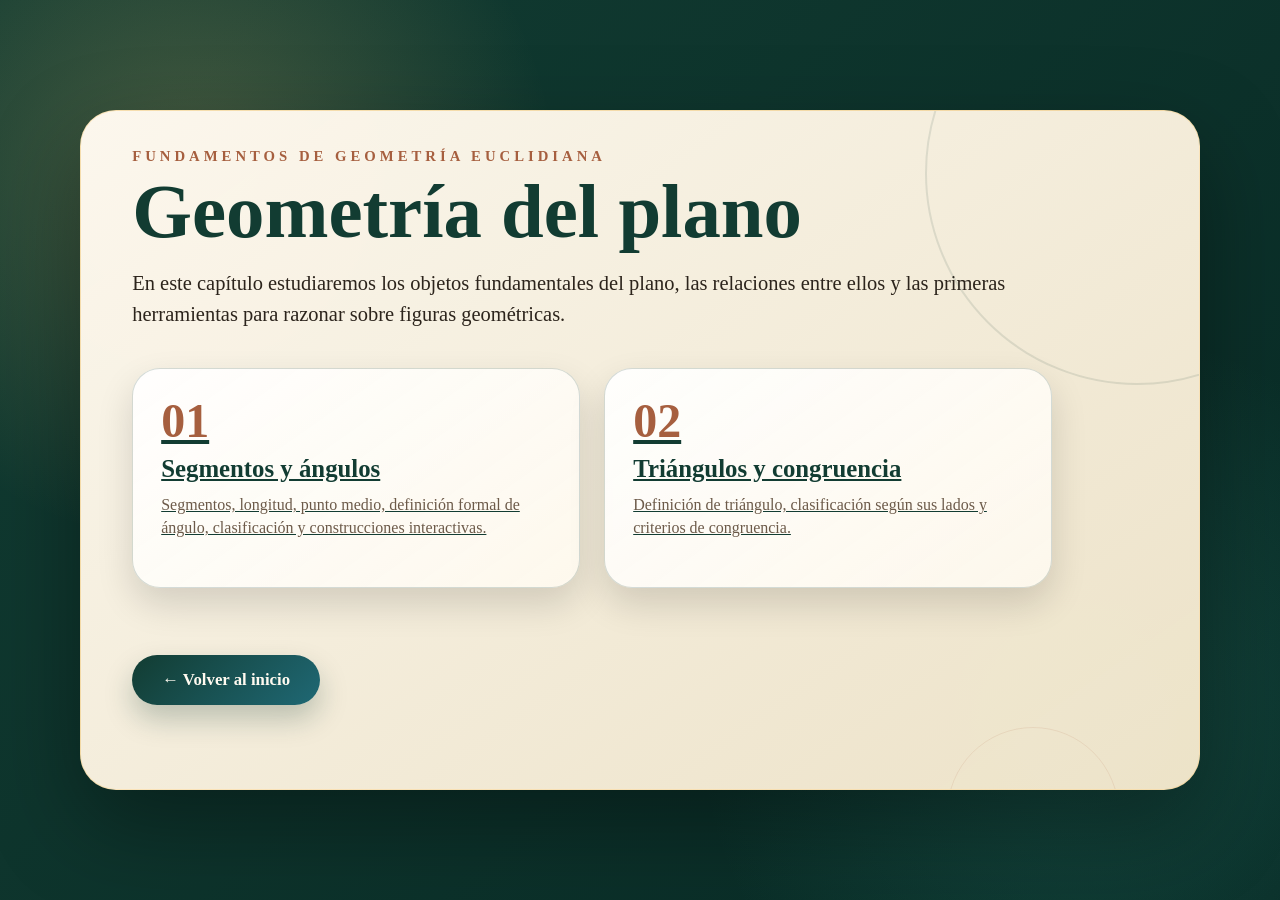
<file: cap1.html>
<!DOCTYPE html>
<html lang="es">
<head>
  <meta charset="UTF-8">

  <meta
    name="viewport"
    content="width=device-width, initial-scale=1.0"
  >

  <title>Capítulo 1 | Geometría del plano</title>

  <link rel="stylesheet" href="style.css">
</head>

<body class="capitulo-presentacion">

  <main class="deck">

    <section class="slide active section-cover">

      <p class="kicker">
        Fundamentos de Geometría Euclidiana
      </p>

      <h1>Geometría del plano</h1>

      <p class="lead">
        En este capítulo estudiaremos los objetos fundamentales del plano,
        las relaciones entre ellos y las primeras herramientas para razonar
        sobre figuras geométricas.
      </p>

      <div class="section-menu">

        <!-- Sección 1 -->
        <a
          href="segmentos.html"
          class="section-card"
        >
          <span class="section-number">
            01
          </span>

          <strong>
            Segmentos y ángulos
          </strong>

          <small>
            Segmentos, longitud, punto medio, definición formal de ángulo,
            clasificación y construcciones interactivas.
          </small>
        </a>

        <!-- Sección 2 -->
        <a
          href="triangulos.html"
          class="section-card"
        >
          <span class="section-number">
            02
          </span>

          <strong>
            Triángulos y congruencia
          </strong>

          <small>
            Definición de triángulo, clasificación según sus lados
            y criterios de congruencia.
          </small>
        </a>

      </div>

      <a
        href="index.html"
        class="btn link-btn"
      >
        ← Volver al inicio
      </a>

    </section>

  </main>

</body>
</html>
</file>
<file: style.css>
/* =========================================================
   GEOM-EIA
   STYLE.CSS GENERAL
   Portada + menús de capítulo + presentaciones interactivas
========================================================= */

/* =========================================================
   1. VARIABLES DEL PROYECTO
========================================================= */

:root {
  --verde-900: #082a25;
  --verde-800: #0d352e;
  --verde-700: #123c32;
  --verde-600: #185146;
  --verde-500: #1f6874;

  --cobre-700: #914d32;
  --cobre-600: #a65f3f;
  --cobre-500: #b96d48;

  --dorado: #f7c873;
  --rojo: #bd3740;
  --azul: #1f6874;

  --papel: #fffaf0;
  --papel-2: #f8efd9;
  --papel-3: #fff4dc;
  --blanco: #ffffff;

  --texto: #2c241c;
  --texto-suave: #6c5a49;

  --radio-xl: 36px;
  --radio-lg: 28px;
  --radio-md: 20px;
  --radio-sm: 14px;

  --sombra-xl: 0 35px 90px rgba(0, 0, 0, 0.35);
  --sombra-lg: 0 24px 55px rgba(0, 0, 0, 0.2);
  --sombra-md: 0 16px 36px rgba(0, 0, 0, 0.14);
  --sombra-sm: 0 10px 24px rgba(0, 0, 0, 0.1);

  --transicion: 260ms cubic-bezier(.2, .8, .2, 1);
}

/* =========================================================
   2. REINICIO GENERAL
========================================================= */

* {
  box-sizing: border-box;
}

html {
  min-height: 100%;
  scroll-behavior: smooth;
}

body {
  min-height: 100%;
  margin: 0;
}

button,
input,
select,
textarea {
  font: inherit;
}

button,
a {
  -webkit-tap-highlight-color: transparent;
}

button:focus-visible,
a:focus-visible,
input:focus-visible {
  outline: 3px solid var(--dorado);
  outline-offset: 4px;
}

svg {
  display: block;
  max-width: 100%;
}

/* =========================================================
   3. PÁGINA INICIAL
   Conserva el diseño aprobado del index.html
========================================================= */

.home {
  min-height: 100vh;

  color: var(--blanco);

  font-family: Georgia, "Times New Roman", serif;

  background:
    linear-gradient(
      rgba(0, 35, 38, 0.55),
      rgba(0, 25, 28, 0.82)
    ),
    url("fondo.jpg");

  background-size: cover;
  background-position: center;
  background-attachment: fixed;
}

.inicio {
  min-height: 100vh;

  display: grid;
  place-items: center;

  padding: 50px 24px;
}

.hero-inicio {
  width: min(1150px, 96%);

  text-align: center;

  animation: aparecerInicio 900ms ease both;
}

.pretitle {
  margin: 0 0 12px;

  color: var(--dorado);

  font-size: 1.4rem;
  text-transform: uppercase;
  letter-spacing: 12px;
}

.hero-inicio h1 {
  margin: 0;

  color: var(--papel);

  font-size: clamp(4rem, 9vw, 8rem);
  line-height: 0.92;

  text-transform: uppercase;
  letter-spacing: 7px;

  text-shadow: 0 8px 35px rgba(0, 0, 0, 0.55);
}

.linea-decorativa {
  width: min(560px, 80%);
  height: 1px;

  position: relative;

  margin: 34px auto 24px;

  background:
    linear-gradient(
      90deg,
      transparent,
      var(--dorado),
      transparent
    );
}

.linea-decorativa span {
  width: 34px;
  height: 34px;

  position: absolute;
  top: 50%;
  left: 50%;

  transform: translate(-50%, -50%);

  border: 2px solid var(--dorado);
  border-radius: 50%;

  background: rgba(0, 50, 52, 0.9);
}

.hero-inicio h2 {
  margin: 0 0 24px;

  font-size: 1.7rem;
  font-weight: 400;
  letter-spacing: 8px;
}

.descripcion {
  max-width: 760px;

  margin: 0 auto 40px;

  color: rgba(255, 255, 255, 0.92);

  font-size: 1.25rem;
  line-height: 1.7;
}

.capitulos-home {
  max-width: 920px;

  display: grid;
  grid-template-columns: repeat(2, minmax(280px, 1fr));
  gap: 28px;

  margin: 30px auto;
}

.card-capitulo {
  min-height: 240px;

  display: grid;
  grid-template-columns: 170px 1fr;
  gap: 24px;
  align-items: center;

  padding: 28px;

  border: 1px solid rgba(80, 255, 230, 0.35);
  border-radius: 26px;

  color: var(--blanco);
  text-align: left;
  text-decoration: none;

  background: rgba(0, 98, 93, 0.34);

  box-shadow: 0 24px 55px rgba(0, 0, 0, 0.32);

  backdrop-filter: blur(12px);

  transition:
    transform var(--transicion),
    background var(--transicion),
    box-shadow var(--transicion);
}

.card-capitulo:hover {
  transform: translateY(-8px) scale(1.02);

  background: rgba(0, 120, 110, 0.5);

  box-shadow: 0 30px 65px rgba(0, 0, 0, 0.4);
}

.card-dorado {
  border-color: rgba(247, 200, 115, 0.55);

  background: rgba(60, 50, 28, 0.42);
}

.card-dorado:hover {
  background: rgba(80, 60, 30, 0.55);
}

.icono-capitulo {
  width: 150px;
  height: 150px;

  display: grid;
  place-items: center;

  border: 2px solid var(--dorado);
  border-radius: 50%;

  box-shadow:
    inset 0 0 40px rgba(247, 200, 115, 0.15);
}

.compas,
.triangulo-icono {
  color: var(--dorado);

  font-size: 5rem;
}

.cap-label {
  margin: 0;

  color: var(--dorado);

  text-transform: uppercase;
  letter-spacing: 8px;
}

.card-capitulo h3 {
  margin: 0;

  color: #55ffe0;

  font-size: 4.2rem;
}

.card-dorado h3 {
  color: var(--dorado);
}

.card-capitulo p {
  margin: 8px 0 20px;

  font-size: 1.35rem;
  line-height: 1.3;
}

.card-capitulo span {
  display: inline-block;

  padding: 10px 22px;

  border: 1px solid currentColor;
  border-radius: 999px;

  color: #55ffe0;
}

.card-dorado span {
  color: var(--dorado);
}

.beneficios {
  max-width: 1080px;

  display: grid;
  grid-template-columns: repeat(4, 1fr);
  gap: 18px;

  margin: 28px auto 0;
  padding: 20px 28px;

  border: 1px solid rgba(255, 255, 255, 0.14);
  border-radius: 999px;

  font-size: 1rem;

  background: rgba(0, 0, 0, 0.22);

  backdrop-filter: blur(10px);
}

/* =========================================================
   4. CUERPO DE CAPÍTULOS Y PRESENTACIONES
========================================================= */

.capitulo-presentacion {
  min-height: 100vh;

  overflow: hidden;

  color: var(--papel);

  font-family: Georgia, "Times New Roman", serif;

  background:
    radial-gradient(
      circle at 15% 20%,
      rgba(247, 200, 115, 0.24),
      transparent 28%
    ),
    radial-gradient(
      circle at 85% 80%,
      rgba(63, 170, 150, 0.2),
      transparent 30%
    ),
    linear-gradient(
      135deg,
      var(--verde-700),
      var(--verde-900)
    );
}

.deck {
  width: 100vw;
  height: 100vh;

  display: grid;
  place-items: center;
}

/* =========================================================
   5. DIAPOSITIVAS
========================================================= */

.slide {
  width: min(1120px, 92vw);
  height: min(680px, 86vh);

  display: none;

  flex-direction: column;
  align-items: stretch;

  position: relative;

  padding:
    clamp(28px, 4vh, 48px)
    clamp(30px, 4vw, 58px)
    84px;

  overflow-x: hidden;
  overflow-y: auto;

  color: var(--texto);

  border: 1px solid rgba(247, 200, 115, 0.42);
  border-radius: var(--radio-xl);

  background:
    linear-gradient(
      145deg,
      rgba(255, 250, 240, 0.985),
      rgba(244, 232, 205, 0.97)
    );

  box-shadow: var(--sombra-xl);

  scrollbar-width: thin;
  scrollbar-color:
    rgba(18, 60, 50, 0.25)
    transparent;

  overscroll-behavior: contain;
}

.slide::-webkit-scrollbar {
  width: 8px;
}

.slide::-webkit-scrollbar-track {
  background: transparent;
}

.slide::-webkit-scrollbar-thumb {
  border-radius: 999px;

  background: rgba(18, 60, 50, 0.22);
}

.slide::before {
  content: "";

  width: 420px;
  height: 420px;

  position: absolute;
  top: -150px;
  right: -150px;

  pointer-events: none;

  border: 2px solid rgba(18, 60, 50, 0.11);
  border-radius: 50%;
}

.slide::after {
  content: "";

  width: 170px;
  height: 170px;

  position: absolute;
  right: 80px;
  bottom: -110px;

  pointer-events: none;

  border: 1px solid rgba(173, 101, 67, 0.12);
  border-radius: 50%;
}

.slide.active {
  display: flex;

  justify-content: flex-start;

  animation:
    slideEntrada
    560ms
    cubic-bezier(.2, .8, .2, 1)
    both;
}

/* =========================================================
   6. ENCABEZADOS
========================================================= */

.kicker {
  flex: 0 0 auto;

  margin: 0 0 10px;

  color: var(--cobre-600);

  font-size: clamp(0.72rem, 1.15vw, 0.95rem);
  line-height: 1.3;
  font-weight: 700;

  text-transform: uppercase;
  letter-spacing: 4px;
}

.slide h1,
.slide h2,
.slide h3 {
  width: 100%;
  max-width: 100%;

  flex: 0 0 auto;

  color: var(--verde-700);

  word-break: normal;
  overflow-wrap: break-word;
  hyphens: none;
}

.slide h1 {
  margin: 0 0 20px;

  font-size: clamp(3.2rem, 6vw, 6.1rem);
  line-height: 0.94;
}

.slide h2 {
  margin: 0 0 16px;

  font-size: clamp(2rem, 3.6vw, 3.45rem);
  line-height: 1.04;
}

.slide h3 {
  margin: 0 0 12px;

  font-size: clamp(1.5rem, 2.5vw, 2.2rem);
  line-height: 1.1;
}

.slide h2.title-long {
  max-width: 940px;

  font-size: clamp(1.8rem, 3.05vw, 2.9rem);
  line-height: 1.05;
}

.lead {
  max-width: 880px;

  flex: 0 0 auto;

  margin: 0 0 14px;

  font-size: clamp(1rem, 1.6vw, 1.3rem);
  line-height: 1.5;
}

.compact-lead {
  margin-bottom: 8px;

  font-size: clamp(0.96rem, 1.4vw, 1.15rem);
  line-height: 1.42;
}

.small-note {
  margin: 16px 0 0;

  color: var(--texto-suave);

  font-size: 1rem;
  line-height: 1.45;
}

/* =========================================================
   7. BOTONES
========================================================= */

.btn {
  width: fit-content;

  flex: 0 0 auto;

  margin-top: auto;
  margin-bottom: 0;

  padding: 15px 30px;

  border: none;
  border-radius: 999px;

  color: var(--papel);

  font-size: 1.05rem;
  font-weight: 700;
  text-align: center;
  text-decoration: none;

  cursor: pointer;

  background:
    linear-gradient(
      135deg,
      var(--verde-700),
      var(--azul)
    );

  box-shadow:
    0 14px 28px rgba(18, 60, 50, 0.25);

  transition:
    transform var(--transicion),
    box-shadow var(--transicion),
    filter var(--transicion);
}

.btn:hover {
  transform: translateY(-4px);

  filter: brightness(1.05);

  box-shadow:
    0 22px 38px rgba(18, 60, 50, 0.32);
}

.btn:active {
  transform: translateY(-1px);
}

.link-btn {
  display: inline-flex;
  align-items: center;
  justify-content: center;
}

/* =========================================================
   8. MENÚ DEL CAPÍTULO
========================================================= */

.section-cover {
  justify-content: flex-start;
}

.section-menu {
  width: 100%;
  max-width: 920px;

  display: grid;
  grid-template-columns: repeat(2, minmax(260px, 1fr));
  gap: 24px;

  margin: 24px 0;
}

.section-card {
  min-height: 220px;

  display: grid;
  align-content: start;
  gap: 10px;

  padding: 28px;

  border: 1px solid rgba(18, 60, 50, 0.18);
  border-radius: var(--radio-lg);

  color: var(--verde-700);
  text-align: left;

  cursor: pointer;

  background:
    linear-gradient(
      145deg,
      rgba(255, 255, 255, 0.92),
      rgba(255, 250, 240, 0.86)
    );

  box-shadow: var(--sombra-md);

  transition:
    transform var(--transicion),
    box-shadow var(--transicion),
    border-color var(--transicion);
}

button.section-card {
  appearance: none;
}

.section-card:hover {
  transform: translateY(-7px);

  border-color: rgba(173, 101, 67, 0.4);

  box-shadow: var(--sombra-lg);
}

.section-card.locked {
  cursor: default;

  opacity: 0.68;

  background:
    linear-gradient(
      145deg,
      rgba(255, 244, 220, 0.9),
      rgba(244, 232, 205, 0.85)
    );
}

.section-card.locked:hover {
  transform: none;

  box-shadow: var(--sombra-md);
}

.section-number {
  color: var(--cobre-600);

  font-size: 3rem;
  font-weight: 700;
  line-height: 1;
}

.section-card strong {
  color: var(--verde-700);

  font-size: 1.55rem;
  line-height: 1.15;
}

.section-card small {
  color: var(--texto-suave);

  font-size: 1rem;
  line-height: 1.45;
}

/* =========================================================
   9. CAJAS DE CONTENIDO
========================================================= */

.definition-card,
.formula-card,
.answer-box,
.observation-card,
.activity-card {
  width: 100%;

  flex: 0 0 auto;

  padding: clamp(20px, 2.5vw, 30px);

  border-radius: var(--radio-lg);

  font-size: clamp(1rem, 1.7vw, 1.25rem);
  line-height: 1.5;

  background: var(--blanco);

  box-shadow: var(--sombra-md);
}

.definition-card {
  border-left: 10px solid var(--cobre-600);
}

.formula-card {
  border-left: 10px solid var(--azul);

  text-align: center;
}

.observation-card {
  border-left: 10px solid var(--verde-500);
}

.activity-card {
  border-left: 10px solid var(--dorado);
}

.answer-box {
  margin-top: 18px;

  border-left: 10px solid var(--verde-700);
}

.definition-card p:first-child,
.formula-card p:first-child,
.observation-card p:first-child,
.activity-card p:first-child {
  margin-top: 0;
}

.definition-card p:last-child,
.formula-card p:last-child,
.observation-card p:last-child,
.activity-card p:last-child {
  margin-bottom: 0;
}

.midpoint-definition ol {
  margin: 12px 0 0;
  padding-left: 28px;
}

.midpoint-definition li {
  margin-bottom: 10px;
}

.rigorous-conclusion {
  width: 100%;

  flex: 0 0 auto;

  margin-top: 14px;
  padding: 14px 22px;

  border-radius: var(--radio-md);

  color: var(--verde-700);

  font-size: clamp(1rem, 1.6vw, 1.2rem);
  font-weight: 700;
  text-align: center;

  background: rgba(18, 60, 50, 0.08);
}

/* =========================================================
   10. PANELES GEOMÉTRICOS
========================================================= */

.segment-demo,
.interactive-board,
.geometry-board {
  width: 100%;

  flex: 0 0 auto;

  margin: 10px 0 14px;
  padding: 10px 16px;

  border: 2px solid rgba(166, 95, 63, 0.22);
  border-radius: var(--radio-lg);

  background:
    linear-gradient(
      145deg,
      #fff7e7,
      var(--papel-3)
    );

  box-shadow:
    inset 0 0 40px rgba(173, 101, 67, 0.04);
}

.segment-demo svg,
.interactive-board svg,
.geometry-board svg {
  width: 100%;
  height: min(275px, 34vh);

  overflow: visible;
}

/* =========================================================
   11. SEGMENTOS
========================================================= */

.svg-line {
  stroke: var(--cobre-600);
  stroke-width: 9;
  stroke-linecap: round;
}

.svg-point {
  fill: var(--verde-700);

  filter:
    drop-shadow(
      0 8px 12px rgba(0, 0, 0, 0.22)
    );
}

.svg-label {
  fill: var(--verde-700);

  font-family: Georgia, "Times New Roman", serif;
  font-size: 38px;
  font-weight: 700;

  text-anchor: middle;
}

#simpleBaseTrack,
#midpointBaseTrack {
  stroke: rgba(18, 60, 50, 0.16);
  stroke-width: 12;
  stroke-linecap: round;
}

#simpleSegmentLine,
#midpointSegmentLine {
  stroke: var(--cobre-600);
  stroke-width: 10;
  stroke-linecap: round;
}

#midpointLeftHalf {
  stroke: var(--cobre-600);
  stroke-width: 10;
  stroke-linecap: round;
}

#midpointRightHalf {
  stroke: var(--azul);
  stroke-width: 10;
  stroke-linecap: round;
}

#simplePointA,
#simplePointB,
#midpointPointA,
#midpointPointB {
  fill: var(--verde-700);

  stroke: var(--papel-3);
  stroke-width: 3;

  cursor: grab;

  touch-action: none;

  filter:
    drop-shadow(
      0 7px 9px rgba(0, 0, 0, 0.2)
    );
}

#simplePointA:active,
#simplePointB:active,
#midpointPointA:active,
#midpointPointB:active {
  cursor: grabbing;
}

#midpointPointM {
  fill: var(--rojo);

  stroke: var(--papel-3);
  stroke-width: 3;

  pointer-events: none;

  filter:
    drop-shadow(
      0 6px 8px rgba(0, 0, 0, 0.18)
    );
}

#simpleLabelA,
#simpleLabelB,
#midpointLabelA,
#midpointLabelB,
#midpointLabelM {
  font-family: Georgia, "Times New Roman", serif;
  font-size: 36px;
  font-weight: 700;

  text-anchor: middle;

  pointer-events: none;
}

#simpleLabelA,
#simpleLabelB,
#midpointLabelA,
#midpointLabelB {
  fill: var(--verde-700);
}

#midpointLabelM {
  fill: var(--rojo);
}

/* =========================================================
   12. MEDIDAS
========================================================= */

.measure-pill {
  width: fit-content;

  display: flex;
  align-items: center;
  gap: 18px;

  flex: 0 0 auto;

  padding: 14px 24px;

  border-radius: 999px;

  color: var(--blanco);

  background: var(--verde-700);

  box-shadow:
    0 14px 30px rgba(18, 60, 50, 0.25);
}

.measure-pill span {
  opacity: 0.82;
}

.measure-pill strong {
  font-size: 1.25rem;
}

.midpoint-measures {
  display: flex;
  flex-wrap: wrap;
  gap: 10px;

  margin-top: 8px;
}

.midpoint-measures span {
  padding: 10px 18px;

  border-radius: 999px;

  color: var(--papel);

  font-weight: 700;

  background: var(--verde-700);
}

/* =========================================================
   13. TARJETAS GIRATORIAS
========================================================= */

.flip-grid {
  max-width: 820px;

  display: grid;
  grid-template-columns: repeat(2, minmax(260px, 1fr));
  gap: 32px;

  margin-top: 20px;
}

.flip-card {
  height: 220px;

  position: relative;

  cursor: pointer;

  perspective: 1100px;
}

.flip-card .front,
.flip-card .back {
  position: absolute;
  inset: 0;

  display: grid;
  place-items: center;

  padding: 28px;

  border-radius: var(--radio-lg);

  backface-visibility: hidden;

  text-align: center;

  box-shadow: var(--sombra-md);

  transition:
    transform
    720ms
    cubic-bezier(.2, .8, .2, 1);
}

.flip-card .front {
  border: 2px solid rgba(18, 60, 50, 0.16);

  color: var(--verde-700);

  font-size: 3rem;
  font-weight: 700;

  background: var(--blanco);
}

.flip-card .back {
  color: var(--blanco);

  font-size: 1.4rem;
  line-height: 1.5;

  transform: rotateY(180deg);

  background:
    linear-gradient(
      145deg,
      var(--verde-700),
      var(--verde-900)
    );
}

.flip-card.flipped .front {
  transform: rotateY(180deg);
}

.flip-card.flipped .back {
  transform: rotateY(360deg);
}

/* =========================================================
   14. ÁNGULOS
========================================================= */

.angle-parts {
  display: grid;
  grid-template-columns: repeat(3, 1fr);
  gap: 16px;

  margin-top: 18px;
}

.angle-parts div {
  padding: 18px;

  border-radius: var(--radio-md);

  color: var(--verde-700);

  background: rgba(18, 60, 50, 0.08);
}

.angle-board svg {
  height: min(320px, 38vh);
}

#angleRayA,
#angleRayB {
  stroke: var(--cobre-600);
  stroke-width: 9;
  stroke-linecap: round;
}

#anglePointA,
#anglePointB {
  fill: var(--verde-700);

  stroke: var(--papel-3);
  stroke-width: 3;
}

#anglePointB {
  cursor: grab;

  touch-action: none;

  filter:
    drop-shadow(
      0 7px 9px rgba(0, 0, 0, 0.2)
    );
}

#anglePointB:active {
  cursor: grabbing;
}

#angleVertexO {
  fill: var(--rojo);

  stroke: var(--papel-3);
  stroke-width: 3;
}

.angle-label {
  fill: var(--verde-700);

  font-size: 32px;
  font-weight: 700;

  text-anchor: middle;

  pointer-events: none;
}

.angle-arc {
  fill: none;

  stroke: var(--azul);
  stroke-width: 7;
  stroke-linecap: round;
}

.angle-measure-svg {
  fill: var(--verde-700);

  font-size: 32px;
  font-weight: 700;

  text-anchor: middle;
}

.angle-controls {
  display: flex;
  flex-wrap: wrap;
  gap: 10px;

  margin-top: 10px;
}

.angle-controls button {
  padding: 10px 16px;

  border: none;
  border-radius: 999px;

  color: var(--blanco);

  font-weight: 700;

  cursor: pointer;

  background: var(--verde-700);

  transition:
    transform var(--transicion),
    background var(--transicion);
}

.angle-controls button:hover {
  transform: translateY(-3px);

  background: var(--verde-500);
}

.angle-result {
  width: fit-content;

  display: flex;
  align-items: center;
  gap: 14px;

  margin-top: 12px;
  padding: 12px 18px;

  border-radius: 999px;

  color: var(--blanco);

  background: var(--cobre-600);
}

.angle-result strong {
  font-size: 1.35rem;
}

.angle-types-grid {
  display: grid;
  grid-template-columns: repeat(5, minmax(130px, 1fr));
  gap: 14px;

  margin-top: 20px;
}

.angle-types-grid article {
  min-height: 140px;

  display: grid;
  align-content: center;
  gap: 12px;

  padding: 20px 14px;

  border-radius: 22px;

  text-align: center;

  background: var(--blanco);

  box-shadow: var(--sombra-md);

  transition:
    transform var(--transicion),
    box-shadow var(--transicion);
}

.angle-types-grid article:hover {
  transform: translateY(-5px);

  box-shadow: var(--sombra-lg);
}

.angle-types-grid strong {
  color: var(--verde-700);

  font-size: 1.2rem;
}

.angle-types-grid span {
  color: var(--cobre-600);

  font-size: 0.95rem;
}

/* =========================================================
   15. ACTIVIDADES
========================================================= */

.activity-box {
  display: flex;
  align-items: center;
  flex-wrap: wrap;
  gap: 14px;

  margin-top: 18px;

  font-size: 1.15rem;
}

.activity-box label {
  color: var(--verde-700);

  font-weight: 700;
}

.activity-box input {
  width: 190px;

  padding: 14px 18px;

  border: 2px solid rgba(18, 60, 50, 0.2);
  border-radius: var(--radio-sm);

  color: var(--texto);

  font-size: 1.1rem;

  background: var(--blanco);
}

.activity-box button {
  padding: 14px 22px;

  border: none;
  border-radius: var(--radio-sm);

  color: var(--blanco);

  font-weight: 700;

  cursor: pointer;

  background: var(--cobre-600);

  transition:
    transform var(--transicion),
    filter var(--transicion);
}

.activity-box button:hover {
  transform: translateY(-3px);

  filter: brightness(1.06);
}

/* =========================================================
   16. RESUMEN
========================================================= */

.summary-grid {
  display: grid;
  grid-template-columns: repeat(3, 1fr);
  gap: 22px;

  margin-top: 24px;
}

.summary-grid div {
  padding: 30px 20px;

  border-radius: var(--radio-lg);

  color: var(--verde-700);

  font-size: 2.2rem;
  font-weight: 700;
  text-align: center;

  background: var(--blanco);

  box-shadow: var(--sombra-md);

  transition:
    transform var(--transicion),
    box-shadow var(--transicion);
}

.summary-grid div:hover {
  transform: translateY(-5px);

  box-shadow: var(--sombra-lg);
}

.summary-grid span {
  display: block;

  margin-top: 12px;

  color: var(--cobre-600);

  font-size: 1rem;
  text-transform: uppercase;
  letter-spacing: 2px;
}

/* =========================================================
   17. CONTROLES DE LA PRESENTACIÓN
========================================================= */

.slide-controls {
  position: fixed;
  left: 50%;
  bottom: 24px;
  z-index: 100;

  display: flex;
  align-items: center;
  gap: 18px;

  padding: 12px 18px;

  transform: translateX(-50%);

  border: 1px solid rgba(18, 60, 50, 0.08);
  border-radius: 999px;

  color: var(--verde-700);

  background: rgba(255, 250, 240, 0.9);

  box-shadow:
    0 18px 40px rgba(0, 0, 0, 0.25);

  backdrop-filter: blur(12px);
}

.slide-controls button {
  width: 42px;
  height: 42px;

  display: grid;
  place-items: center;

  border: none;
  border-radius: 50%;

  color: var(--blanco);

  font-size: 1.2rem;

  cursor: pointer;

  background: var(--verde-700);

  transition:
    transform var(--transicion),
    background var(--transicion);
}

.slide-controls button:hover {
  transform: scale(1.08);

  background: var(--verde-500);
}

.slide-controls span {
  min-width: 60px;

  font-weight: 700;
  text-align: center;
}

/* =========================================================
   18. ANIMACIONES
========================================================= */

.draw {
  stroke-dasharray: 480;
  stroke-dashoffset: 480;

  animation:
    dibujarLinea
    1.25s
    ease
    forwards;
}

.appear {
  opacity: 0;

  transform-origin: center;

  animation:
    aparecerPunto
    650ms
    ease
    forwards;
}

.delay {
  animation-delay: 450ms;
}

@keyframes aparecerInicio {
  from {
    opacity: 0;

    transform:
      translateY(28px)
      scale(0.98);
  }

  to {
    opacity: 1;

    transform:
      translateY(0)
      scale(1);
  }
}

@keyframes slideEntrada {
  from {
    opacity: 0;

    transform:
      translateY(22px)
      scale(0.985);
  }

  to {
    opacity: 1;

    transform:
      translateY(0)
      scale(1);
  }
}

@keyframes dibujarLinea {
  to {
    stroke-dashoffset: 0;
  }
}

@keyframes aparecerPunto {
  from {
    opacity: 0;

    transform: scale(0.2);
  }

  to {
    opacity: 1;

    transform: scale(1);
  }
}

/* =========================================================
   19. PANTALLAS DE POCA ALTURA
========================================================= */

@media (max-height: 800px) and (min-width: 769px) {

  .slide {
    height: 89vh;

    padding:
      24px
      clamp(34px, 4vw, 56px)
      76px;
  }

  .slide h1 {
    font-size: clamp(3rem, 5.6vw, 5.2rem);
  }

  .slide h2 {
    margin-bottom: 12px;

    font-size: clamp(1.9rem, 3.2vw, 2.9rem);
  }

  .slide h2.title-long {
    font-size: clamp(1.7rem, 2.8vw, 2.55rem);
  }

  .lead {
    font-size: clamp(0.96rem, 1.35vw, 1.12rem);
  }

  .segment-demo svg,
  .interactive-board svg,
  .geometry-board svg {
    height: min(220px, 29vh);
  }

  .angle-board svg {
    height: min(250px, 31vh);
  }

  .definition-card,
  .formula-card,
  .answer-box,
  .observation-card,
  .activity-card {
    padding: 18px 22px;
  }

  .flip-card {
    height: 185px;
  }

  .section-card {
    min-height: 180px;
  }
}

/* =========================================================
   20. TABLETA
========================================================= */

@media (max-width: 900px) {

  .capitulos-home {
    grid-template-columns: 1fr;
  }

  .card-capitulo {
    grid-template-columns: 1fr;

    text-align: center;
  }

  .icono-capitulo {
    margin: auto;
  }

  .beneficios {
    grid-template-columns: 1fr;

    border-radius: 28px;
  }

  .pretitle {
    letter-spacing: 6px;
  }

  .section-menu,
  .angle-parts {
    grid-template-columns: 1fr;
  }

  .angle-types-grid {
    grid-template-columns: repeat(2, 1fr);
  }
}

/* =========================================================
   21. CELULAR
========================================================= */

@media (max-width: 768px) {

  .home {
    background-attachment: scroll;
  }

  .inicio {
    padding: 34px 16px;
  }

  .hero-inicio h1 {
    font-size: clamp(3rem, 16vw, 5rem);
    letter-spacing: 3px;
  }

  .pretitle {
    font-size: 1rem;
    letter-spacing: 4px;
  }

  .hero-inicio h2 {
    font-size: 1.2rem;
    letter-spacing: 4px;
  }

  .descripcion {
    font-size: 1.05rem;
  }

  .card-capitulo {
    padding: 22px;
  }

  .capitulo-presentacion {
    overflow: hidden;
  }

  .slide {
    width: 94vw;
    height: 87vh;

    padding:
      24px
      20px
      72px;

    border-radius: 26px;
  }

  .kicker {
    margin-bottom: 8px;

    font-size: 0.7rem;
    letter-spacing: 1.8px;
  }

  .slide h1 {
    margin-bottom: 14px;

    font-size: clamp(2.55rem, 14vw, 4.2rem);
    line-height: 0.96;
  }

  .slide h2,
  .slide h2.title-long {
    margin-bottom: 12px;

    font-size: clamp(1.65rem, 7.8vw, 2.45rem);
    line-height: 1.05;
  }

  .lead,
  .compact-lead {
    font-size: 0.97rem;
    line-height: 1.42;
  }

  .section-menu {
    gap: 16px;
  }

  .section-card {
    min-height: 165px;

    padding: 22px;
  }

  .section-number {
    font-size: 2.4rem;
  }

  .section-card strong {
    font-size: 1.3rem;
  }

  .segment-demo,
  .interactive-board,
  .geometry-board {
    padding: 5px;
  }

  .segment-demo svg,
  .interactive-board svg,
  .geometry-board svg {
    height: min(205px, 27vh);
  }

  .angle-board svg {
    height: min(225px, 29vh);
  }

  .definition-card,
  .formula-card,
  .answer-box,
  .observation-card,
  .activity-card,
  .rigorous-conclusion {
    padding: 17px;

    font-size: 0.97rem;
  }

  .flip-grid,
  .summary-grid,
  .angle-types-grid {
    grid-template-columns: 1fr;
  }

  .flip-grid {
    gap: 16px;
  }

  .flip-card {
    height: 165px;
  }

  .measure-pill {
    width: 100%;

    flex-direction: column;
    gap: 4px;

    border-radius: 22px;

    text-align: center;
  }

  .midpoint-measures {
    display: grid;
    grid-template-columns: 1fr;

    width: 100%;
  }

  .midpoint-measures span {
    text-align: center;
  }

  .angle-controls {
    display: grid;
    grid-template-columns: repeat(2, 1fr);
  }

  .angle-controls button:last-child {
    grid-column: 1 / -1;
  }

  .angle-result {
    width: 100%;

    justify-content: center;
  }

  .activity-box {
    flex-direction: column;
    align-items: stretch;
  }

  .activity-box input,
  .activity-box button {
    width: 100%;
  }

  .slide > .btn,
  .slide > .link-btn {
    width: 100%;

    text-align: center;
  }

  .summary-grid div {
    padding: 22px 18px;

    font-size: 1.8rem;
  }

  .slide-controls {
    bottom: 8px;

    gap: 13px;

    padding: 9px 14px;

    transform:
      translateX(-50%)
      scale(0.88);
  }
}

/* =========================================================
   22. CELULARES MUY PEQUEÑOS
========================================================= */

@media (max-width: 420px) {

  .slide {
    width: 95vw;

    padding:
      20px
      16px
      70px;
  }

  .slide h1 {
    font-size: clamp(2.3rem, 13vw, 3.5rem);
  }

  .slide h2,
  .slide h2.title-long {
    font-size: clamp(1.5rem, 7.5vw, 2.15rem);
  }

  .angle-controls {
    grid-template-columns: 1fr;
  }

  .angle-controls button:last-child {
    grid-column: auto;
  }

  .section-card {
    min-height: 150px;
  }
}

/* =========================================================
   23. ACCESIBILIDAD: MENOS MOVIMIENTO
========================================================= */

@media (prefers-reduced-motion: reduce) {

  *,
  *::before,
  *::after {
    scroll-behavior: auto !important;

    animation-duration: 1ms !important;
    animation-iteration-count: 1 !important;

    transition-duration: 1ms !important;
  }
}


/* =========================================================
   SECCIÓN 2 · TRIÁNGULOS Y CONGRUENCIA
   DIAPOSITIVA 1 · PORTADA
========================================================= */

.triangle-cover {
  overflow-x: hidden;
  overflow-y: auto;
}

.triangle-cover-content {
  width: 100%;
  min-height: 0;
  flex: 1 1 auto;

  display: grid;
  grid-template-columns: minmax(0, 1.08fr) minmax(300px, 0.92fr);
  gap: clamp(24px, 4vw, 58px);
  align-items: center;
}

.triangle-cover-text {
  min-width: 0;
  position: relative;
  z-index: 2;

  display: flex;
  flex-direction: column;
  align-items: flex-start;
}

.triangle-kicker {
  opacity: 0;
  animation:
    triangleTextEnter
    700ms
    150ms
    cubic-bezier(.2, .8, .2, 1)
    forwards;
}

.triangle-cover .triangle-cover-title {
  max-width: 680px;
  margin-bottom: clamp(14px, 2vh, 22px);

  font-size: clamp(2.65rem, 4.7vw, 5rem);
  line-height: 0.96;

  opacity: 0;
  animation:
    triangleTitleEnter
    850ms
    280ms
    cubic-bezier(.2, .8, .2, 1)
    forwards;
}

.triangle-cover-lead {
  max-width: 650px;
  margin-bottom: 0;

  opacity: 0;
  animation:
    triangleTextEnter
    750ms
    500ms
    cubic-bezier(.2, .8, .2, 1)
    forwards;
}

.triangle-start-button {
  width: fit-content;
  margin-top: 24px;
  margin-bottom: 0;

  opacity: 0;
  animation:
    triangleButtonEnter
    650ms
    780ms
    cubic-bezier(.2, .8, .2, 1)
    forwards;
}

.triangle-cover-visual {
  min-width: 0;
  min-height: 0;
  position: relative;
  z-index: 2;

  display: grid;
  place-items: center;
}

#triangleCoverSvg {
  width: min(100%, 490px);
  height: auto;
  max-height: min(470px, 58vh);

  overflow: visible;

  filter:
    drop-shadow(
      0 25px 28px rgba(18, 60, 50, 0.15)
    );
}

.cover-triangle-fill {
  fill: rgba(31, 104, 116, 0.13);

  opacity: 0;

  transform-box: fill-box;
  transform-origin: center;
  transform: scale(0.92);

  animation:
    triangleFillEnter
    800ms
    2.35s
    ease
    forwards;
}

.cover-triangle-side {
  fill: none;

  stroke: var(--cobre-600);
  stroke-width: 10;
  stroke-linecap: round;
  stroke-linejoin: round;

  vector-effect: non-scaling-stroke;
}

.side-ab {
  stroke-dasharray: 410;
  stroke-dashoffset: 410;
  animation: triangleDrawSide 650ms 1.15s ease forwards;
}

.side-bc {
  stroke-dasharray: 365;
  stroke-dashoffset: 365;
  animation: triangleDrawSide 650ms 1.55s ease forwards;
}

.side-ca {
  stroke-dasharray: 400;
  stroke-dashoffset: 400;
  animation: triangleDrawSide 650ms 1.95s ease forwards;
}

.cover-triangle-point {
  fill: var(--verde-700);

  stroke: var(--papel-3);
  stroke-width: 4;

  opacity: 0;

  transform-box: fill-box;
  transform-origin: center;
  transform: scale(0);

  filter:
    drop-shadow(
      0 8px 10px rgba(0, 0, 0, 0.2)
    );

  animation:
    trianglePointEnter
    500ms
    cubic-bezier(.2, .9, .3, 1.25)
    forwards;
}

.point-a { animation-delay: 650ms; }
.point-b { animation-delay: 800ms; }
.point-c { animation-delay: 950ms; }

.cover-triangle-label {
  fill: var(--verde-700);

  font-family: Georgia, "Times New Roman", serif;
  font-size: 38px;
  font-weight: 700;

  text-anchor: middle;
  pointer-events: none;

  opacity: 0;

  animation:
    triangleLabelEnter
    450ms
    ease
    forwards;
}

.label-a { animation-delay: 800ms; }
.label-b { animation-delay: 950ms; }
.label-c { animation-delay: 1.1s; }

.triangle-back-link {
  position: absolute;
  left: clamp(30px, 4vw, 58px);
  bottom: 28px;
  z-index: 5;

  color: var(--cobre-700);

  font-size: 0.95rem;
  font-weight: 700;
  text-decoration: none;

  opacity: 0.78;

  transition:
    opacity var(--transicion),
    transform var(--transicion);
}

.triangle-back-link:hover {
  opacity: 1;
  transform: translateX(-4px);
}

@keyframes triangleTitleEnter {
  from {
    opacity: 0;
    transform: translateY(30px) scale(0.97);
  }

  to {
    opacity: 1;
    transform: translateY(0) scale(1);
  }
}

@keyframes triangleTextEnter {
  from {
    opacity: 0;
    transform: translateY(18px);
  }

  to {
    opacity: 1;
    transform: translateY(0);
  }
}

@keyframes triangleButtonEnter {
  from {
    opacity: 0;
    transform: translateY(14px) scale(0.96);
  }

  to {
    opacity: 1;
    transform: translateY(0) scale(1);
  }
}

@keyframes trianglePointEnter {
  from {
    opacity: 0;
    transform: scale(0);
  }

  to {
    opacity: 1;
    transform: scale(1);
  }
}

@keyframes triangleLabelEnter {
  from {
    opacity: 0;
    transform: translateY(8px);
  }

  to {
    opacity: 1;
    transform: translateY(0);
  }
}

@keyframes triangleDrawSide {
  to {
    stroke-dashoffset: 0;
  }
}

@keyframes triangleFillEnter {
  from {
    opacity: 0;
    transform: scale(0.92);
  }

  to {
    opacity: 1;
    transform: scale(1);
  }
}

@media (max-height: 800px) and (min-width: 901px) {
  .triangle-cover-content {
    gap: 26px;
  }

  .triangle-cover .triangle-cover-title {
    font-size: clamp(2.45rem, 4vw, 4.15rem);
  }

  .triangle-cover-lead {
    font-size: 1rem;
    line-height: 1.42;
  }

  #triangleCoverSvg {
    width: min(100%, 405px);
    max-height: 400px;
  }

  .triangle-start-button {
    margin-top: 18px;
  }
}

@media (max-width: 900px) {
  .triangle-cover {
    padding-bottom: 88px;
  }

  .triangle-cover-content {
    grid-template-columns: 1fr;
    gap: 10px;
    align-content: start;
  }

  .triangle-cover-text {
    align-items: center;
    text-align: center;
  }

  .triangle-cover .triangle-cover-title {
    max-width: 760px;
    font-size: clamp(2.35rem, 8vw, 4rem);
  }

  .triangle-cover-lead {
    margin-inline: auto;
  }

  .triangle-start-button {
    align-self: center;
  }

  #triangleCoverSvg {
    width: min(100%, 370px);
    max-height: 285px;
  }
}

@media (max-width: 768px) {
  .triangle-cover {
    padding: 22px 18px 86px;
    overflow-y: auto;
  }

  .triangle-cover-content {
    gap: 6px;
  }

  .triangle-cover .triangle-cover-title {
    margin-bottom: 10px;
    font-size: clamp(2.05rem, 10.5vw, 3.25rem);
    line-height: 0.98;
  }

  .triangle-cover-lead {
    font-size: 0.93rem;
    line-height: 1.38;
  }

  #triangleCoverSvg {
    width: min(100%, 285px);
    max-height: 220px;
  }

  .triangle-start-button {
    width: 100%;
    margin-top: 14px;
  }

  .triangle-back-link {
    left: 18px;
    bottom: 20px;
    max-width: calc(100% - 36px);
    font-size: 0.8rem;
  }
}

@media (max-width: 420px) {
  .triangle-cover .triangle-cover-title {
    font-size: clamp(1.85rem, 9.5vw, 2.7rem);
  }

  #triangleCoverSvg {
    width: min(100%, 245px);
    max-height: 190px;
  }

  .cover-triangle-label {
    font-size: 34px;
  }
}
/* DIAPOSITIVA 2 (TRIÁNGULOS) /*

/*=========================
 TRIÁNGULO
==========================*/

.triangle-construction{

margin-top:30px;

display:flex;

justify-content:center;

}

#triangleDefinition{

width:min(700px,100%);

height:auto;

}

.triangle-side{

stroke:#a8643a;

stroke-width:8;

fill:none;

stroke-linecap:round;

stroke-linejoin:round;

stroke-dasharray:500;

stroke-dashoffset:500;

}

.draw1{

animation:drawLine .8s 1s forwards;

}

.draw2{

animation:drawLine .8s 1.9s forwards;

}

.draw3{

animation:drawLine .8s 2.8s forwards;

}

.triangle-point{

fill:#16493f;

stroke:white;

stroke-width:4;

opacity:0;

transform:scale(0);

transform-origin:center;

animation:popPoint .45s forwards;

}

.point1{

animation-delay:.2s;

}

.point2{

animation-delay:.55s;

}

.point3{

animation-delay:.9s;

}

.triangle-label{

font-size:34px;

font-weight:bold;

fill:#16493f;

opacity:0;

animation:fadeLabel .4s forwards;

}

.label1{

animation-delay:.4s;

}

.label2{

animation-delay:.75s;

}

.label3{

animation-delay:1.05s;

}

.triangle-fill{

fill:rgba(32,120,120,.15);

opacity:0;

}

.appear-fill{

animation:fillTriangle .8s 3.7s forwards;

}

@keyframes drawLine{

to{

stroke-dashoffset:0;

}

}

@keyframes popPoint{

to{

opacity:1;

transform:scale(1);

}

}

@keyframes fadeLabel{

to{

opacity:1;

}

}

@keyframes fillTriangle{

to{

opacity:1;

}

}

/* =========================================================
   TRIÁNGULOS · DIAPOSITIVA 2
========================================================= */

.triangle-construction {
  margin: 8px 0 14px;
}

#triangleDefinition {
  width: min(100%, 720px);
  height: min(285px, 34vh);
  margin: auto;
  overflow: visible;
}

.triangle-side {
  fill: none;
  stroke: var(--cobre-600);
  stroke-width: 8;
  stroke-linecap: round;
  stroke-linejoin: round;

  stroke-dasharray: 520;
  stroke-dashoffset: 520;
}

.draw1 {
  animation: triangleDefinitionDraw 0.8s 1s forwards;
}

.draw2 {
  animation: triangleDefinitionDraw 0.8s 1.85s forwards;
}

.draw3 {
  animation: triangleDefinitionDraw 0.8s 2.7s forwards;
}

.triangle-point {
  fill: var(--verde-700);
  stroke: var(--papel-3);
  stroke-width: 4;

  opacity: 0;

  transform-box: fill-box;
  transform-origin: center;
  transform: scale(0);

  animation: triangleDefinitionPoint 0.45s forwards;
}

.point1 {
  animation-delay: 0.2s;
}

.point2 {
  animation-delay: 0.5s;
}

.point3 {
  animation-delay: 0.8s;
}

.triangle-label {
  fill: var(--verde-700);

  font-family: Georgia, "Times New Roman", serif;
  font-size: 34px;
  font-weight: 700;

  text-anchor: middle;

  opacity: 0;

  animation: triangleDefinitionLabel 0.4s forwards;
}

.label1 {
  animation-delay: 0.35s;
}

.label2 {
  animation-delay: 0.65s;
}

.label3 {
  animation-delay: 0.95s;
}

.triangle-fill {
  fill: rgba(31, 104, 116, 0.14);
  opacity: 0;

  transform-box: fill-box;
  transform-origin: center;
}

.appear-fill {
  animation: triangleDefinitionFill 0.8s 3.55s forwards;
}

.triangle-definition-text {
  opacity: 0;
  animation: triangleDefinitionText 0.65s 4.05s forwards;
}

.triangle-slide-actions {
  display: flex;
  flex-wrap: wrap;
  gap: 14px;

  margin-top: 16px;
}

.triangle-slide-actions .btn {
  margin-top: 0;
}

@keyframes triangleDefinitionDraw {
  to {
    stroke-dashoffset: 0;
  }
}

@keyframes triangleDefinitionPoint {
  to {
    opacity: 1;
    transform: scale(1);
  }
}

@keyframes triangleDefinitionLabel {
  to {
    opacity: 1;
  }
}

@keyframes triangleDefinitionFill {
  from {
    opacity: 0;
    transform: scale(0.94);
  }

  to {
    opacity: 1;
    transform: scale(1);
  }
}

@keyframes triangleDefinitionText {
  from {
    opacity: 0;
    transform: translateY(12px);
  }

  to {
    opacity: 1;
    transform: translateY(0);
  }
}

@media (max-height: 800px) and (min-width: 769px) {
  #triangleDefinition {
    height: min(215px, 28vh);
  }

  .triangle-definition-text {
    padding: 16px 20px;
    font-size: 1rem;
  }
}

@media (max-width: 768px) {
  #triangleDefinition {
    height: min(190px, 25vh);
  }

  .triangle-slide-actions {
    display: grid;
    grid-template-columns: 1fr;
  }

  .triangle-slide-actions .btn {
    width: 100%;
  }
}
/* =========================================================
   TRIÁNGULOS · DIAPOSITIVA 3
   ELEMENTOS DEL TRIÁNGULO
========================================================= */

.triangle-elements-layout {
  display: grid;
  grid-template-columns: minmax(0, 1fr) 260px;
  gap: 24px;
  align-items: stretch;

  margin: 8px 0 18px;
}

.triangle-elements-board {
  margin: 0;
}

#triangleElementsSvg {
  width: 100%;
  height: min(350px, 42vh);

  overflow: visible;
}

.elements-triangle-fill {
  fill: rgba(31, 104, 116, 0.1);

  transition:
    fill var(--transicion),
    opacity var(--transicion);
}

.element-side {
  stroke: var(--cobre-600);
  stroke-width: 9;
  stroke-linecap: round;

  transition:
    stroke var(--transicion),
    stroke-width var(--transicion),
    opacity var(--transicion),
    filter var(--transicion);
}

.element-vertex {
  fill: var(--verde-700);

  stroke: var(--papel-3);
  stroke-width: 4;

  transition:
    fill var(--transicion),
    r var(--transicion),
    opacity var(--transicion),
    filter var(--transicion);
}

.element-angle {
  fill: none;

  stroke: var(--azul);
  stroke-width: 7;
  stroke-linecap: round;

  transition:
    stroke var(--transicion),
    stroke-width var(--transicion),
    opacity var(--transicion),
    filter var(--transicion);
}

.element-vertex-label {
  fill: var(--verde-700);

  font-size: 34px;
  font-weight: 700;

  text-anchor: middle;

  pointer-events: none;
}

.element-side-label,
.element-angle-label {
  opacity: 0;

  fill: var(--verde-700);

  font-size: 24px;
  font-weight: 700;

  text-anchor: middle;

  pointer-events: none;

  transition:
    opacity var(--transicion),
    transform var(--transicion);
}

.element-side-label {
  fill: var(--cobre-700);
}

.element-angle-label {
  fill: var(--azul);
}

.triangle-elements-panel {
  display: grid;
  align-content: start;
  gap: 12px;
}

.element-selector {
  width: 100%;

  padding: 13px 18px;

  border: 1px solid rgba(18, 60, 50, 0.16);
  border-radius: 16px;

  color: var(--verde-700);

  font-weight: 700;
  text-align: left;

  cursor: pointer;

  background: rgba(255, 255, 255, 0.82);

  transition:
    transform var(--transicion),
    color var(--transicion),
    background var(--transicion),
    box-shadow var(--transicion);
}

.element-selector:hover {
  transform: translateX(4px);

  box-shadow: var(--sombra-sm);
}

.element-selector.active {
  color: var(--blanco);

  background:
    linear-gradient(
      135deg,
      var(--verde-700),
      var(--verde-500)
    );

  box-shadow: var(--sombra-sm);
}

.element-description {
  min-height: 150px;

  margin-top: 6px;
  padding: 18px;

  border-left: 7px solid var(--cobre-600);
  border-radius: 18px;

  color: var(--texto);

  background: var(--blanco);

  box-shadow: var(--sombra-sm);
}

.element-description strong {
  color: var(--verde-700);

  font-size: 1.25rem;
}

.element-description p {
  margin: 10px 0 0;

  line-height: 1.45;
}

/* Estado general */

.triangle-elements-layout.show-all .element-side,
.triangle-elements-layout.show-all .element-vertex,
.triangle-elements-layout.show-all .element-angle {
  opacity: 1;
}

/* Vértices */

.triangle-elements-layout.show-vertices .element-side,
.triangle-elements-layout.show-vertices .element-angle {
  opacity: 0.18;
}

.triangle-elements-layout.show-vertices .element-vertex {
  fill: var(--rojo);

  filter:
    drop-shadow(
      0 0 12px rgba(189, 55, 64, 0.5)
    );
}

.triangle-elements-layout.show-vertices .element-vertex-label {
  fill: var(--rojo);
}

/* Lados */

.triangle-elements-layout.show-sides .element-vertex,
.triangle-elements-layout.show-sides .element-angle {
  opacity: 0.22;
}

.triangle-elements-layout.show-sides .element-side {
  stroke: var(--cobre-600);
  stroke-width: 13;

  filter:
    drop-shadow(
      0 0 8px rgba(166, 95, 63, 0.45)
    );
}

.triangle-elements-layout.show-sides .element-side-label {
  opacity: 1;

  transform: translateY(-4px);
}

/* Ángulos */

.triangle-elements-layout.show-angles .element-side,
.triangle-elements-layout.show-angles .element-vertex {
  opacity: 0.22;
}

.triangle-elements-layout.show-angles .element-angle {
  stroke: var(--azul);
  stroke-width: 11;

  filter:
    drop-shadow(
      0 0 9px rgba(31, 104, 116, 0.5)
    );
}

.triangle-elements-layout.show-angles .element-angle-label {
  opacity: 1;

  transform: translateY(-3px);
}

@media (max-height: 800px) and (min-width: 769px) {
  #triangleElementsSvg {
    height: min(260px, 33vh);
  }

  .element-description {
    min-height: 120px;

    padding: 14px;
  }
}

@media (max-width: 850px) {
  .triangle-elements-layout {
    grid-template-columns: 1fr;
  }

  .triangle-elements-panel {
    grid-template-columns: repeat(4, 1fr);
  }

  .element-description {
    grid-column: 1 / -1;
  }

  .element-selector {
    text-align: center;
  }
}

@media (max-width: 768px) {
  #triangleElementsSvg {
    height: min(220px, 29vh);
  }

  .triangle-elements-panel {
    grid-template-columns: repeat(2, 1fr);
  }

  .element-description {
    min-height: 100px;
  }

  .element-side-label,
  .element-angle-label {
    font-size: 20px;
  }
}
function highlightTriangleElements(type, button) {
  const layout = document.querySelector(
    ".triangle-elements-layout"
  );

  const description = document.getElementById(
    "triangleElementDescription"
  );

  if (!layout || !description) {
    return;
  }

  layout.classList.remove(
    "show-all",
    "show-vertices",
    "show-sides",
    "show-angles"
  );

  layout.classList.add(`show-${type}`);

  document
    .querySelectorAll(".element-selector")
    .forEach((selector) => {
      selector.classList.remove("active");
    });

  button?.classList.add("active");

  const descriptions = {
    all: `
      <strong>\\(\\triangle ABC\\)</strong>
      <p>
        Está formado por tres vértices, tres lados
        y tres ángulos interiores.
      </p>
    `,

    vertices: `
      <strong>Vértices</strong>
      <p>
        Los vértices son los puntos
        \\(A\\), \\(B\\) y \\(C\\).
      </p>
    `,

    sides: `
      <strong>Lados</strong>
      <p>
        Los lados son
        \\(\\overline{AB}\\),
        \\(\\overline{BC}\\) y
        \\(\\overline{CA}\\).
      </p>
    `,

    angles: `
      <strong>Ángulos interiores</strong>
      <p>
        Los ángulos interiores son
        \\(\\angle A\\),
        \\(\\angle B\\) y
        \\(\\angle C\\).
      </p>
    `
  };

  description.style.opacity = "0";
  description.style.transform = "translateY(6px)";

  window.setTimeout(() => {
    description.innerHTML =
      descriptions[type] || descriptions.all;

    description.style.opacity = "1";
    description.style.transform = "translateY(0)";

    if (window.MathJax?.typesetPromise) {
      MathJax.typesetPromise([description]).catch(
        (error) => {
          console.warn(
            "No se pudo renderizar MathJax:",
            error
          );
        }
      );
    }

     /* =========================================================
   TRIÁNGULOS · DIAPOSITIVA 4
   LÍNEAS NOTABLES
========================================================= */

.notable-lines-layout {
  width: 100%;

  display: grid;
  grid-template-columns: minmax(0, 1fr) 285px;
  gap: 24px;
  align-items: stretch;

  margin: 8px 0 18px;
}

.notable-lines-board {
  margin: 0;
}

#notableLinesSvg {
  width: 100%;
  height: min(350px, 42vh);

  overflow: visible;
}

.notable-triangle-fill {
  fill: rgba(31, 104, 116, 0.09);
}

.notable-triangle-side {
  stroke: var(--cobre-600);
  stroke-width: 8;
  stroke-linecap: round;
}

.notable-vertex {
  fill: var(--verde-700);

  stroke: var(--papel-3);
  stroke-width: 4;
}

.notable-vertex-label,
.notable-point-label {
  fill: var(--verde-700);

  font-family: Georgia, "Times New Roman", serif;
  font-size: 32px;
  font-weight: 700;

  text-anchor: middle;
}

.notable-point-label {
  font-size: 26px;
}

.notable-group {
  opacity: 0;
  pointer-events: none;
}

.notable-group.active {
  opacity: 1;

  animation:
    notableGroupEnter
    520ms
    cubic-bezier(.2, .8, .2, 1)
    both;
}

.notable-line {
  fill: none;

  stroke-width: 9;
  stroke-linecap: round;

  stroke-dasharray: 420;
  stroke-dashoffset: 420;

  animation:
    drawNotableLine
    900ms
    ease
    forwards;
}

.altitude-line {
  stroke: var(--rojo);
}

.median-line {
  stroke: var(--azul);
}

.bisector-line {
  stroke: var(--dorado);
}

.notable-foot {
  fill: var(--rojo);

  stroke: var(--papel-3);
  stroke-width: 3;

  opacity: 0;

  animation:
    notablePointEnter
    450ms
    650ms
    ease
    forwards;
}

.median-point {
  fill: var(--azul);
}

.right-angle-mark {
  fill: none;

  stroke: var(--rojo);
  stroke-width: 6;
  stroke-linejoin: round;

  opacity: 0;

  animation:
    notableSymbolEnter
    420ms
    720ms
    ease
    forwards;
}

.equal-mark {
  stroke: var(--azul);
  stroke-width: 5;
  stroke-linecap: round;

  opacity: 0;

  animation:
    notableSymbolEnter
    420ms
    720ms
    ease
    forwards;
}

.bisector-arc {
  fill: none;

  stroke: var(--dorado);
  stroke-width: 6;
  stroke-linecap: round;

  opacity: 0;

  animation:
    notableSymbolEnter
    450ms
    680ms
    ease
    forwards;
}

.angle-equality-symbol {
  fill: var(--cobre-700);

  font-size: 25px;
  font-weight: 700;

  text-anchor: middle;

  opacity: 0;

  animation:
    notableSymbolEnter
    450ms
    850ms
    ease
    forwards;
}

/* Panel */

.notable-lines-panel {
  display: grid;
  align-content: start;
  gap: 12px;
}

.notable-selector {
  width: 100%;

  padding: 14px 18px;

  border: 1px solid rgba(18, 60, 50, 0.16);
  border-radius: 16px;

  color: var(--verde-700);

  font-weight: 700;
  text-align: left;

  cursor: pointer;

  background: rgba(255, 255, 255, 0.86);

  box-shadow: var(--sombra-sm);

  transition:
    transform var(--transicion),
    color var(--transicion),
    background var(--transicion),
    box-shadow var(--transicion);
}

.notable-selector:hover {
  transform: translateX(5px);
}

.notable-selector.active {
  color: var(--blanco);

  background:
    linear-gradient(
      135deg,
      var(--verde-700),
      var(--verde-500)
    );
}

.notable-description {
  min-height: 190px;

  margin-top: 6px;
  padding: 18px;

  border-left: 7px solid var(--cobre-600);
  border-radius: 18px;

  color: var(--texto);

  background: var(--blanco);

  box-shadow: var(--sombra-sm);

  transition:
    opacity 220ms ease,
    transform 220ms ease;
}

.notable-description strong {
  color: var(--verde-700);

  font-size: 1.3rem;
}

.notable-description p {
  margin: 10px 0 0;

  line-height: 1.45;
}

/* Animaciones */

@keyframes drawNotableLine {
  to {
    stroke-dashoffset: 0;
  }
}

@keyframes notablePointEnter {
  from {
    opacity: 0;
    transform: scale(0.4);
  }

  to {
    opacity: 1;
    transform: scale(1);
  }
}

@keyframes notableSymbolEnter {
  from {
    opacity: 0;
  }

  to {
    opacity: 1;
  }
}

@keyframes notableGroupEnter {
  from {
    opacity: 0;
    transform: scale(0.98);
  }

  to {
    opacity: 1;
    transform: scale(1);
  }
}

/* Responsive */

@media (max-height: 800px) and (min-width: 769px) {
  #notableLinesSvg {
    height: min(260px, 33vh);
  }

  .notable-description {
    min-height: 150px;
    padding: 14px;
  }
}

@media (max-width: 850px) {
  .notable-lines-layout {
    grid-template-columns: 1fr;
  }

  .notable-lines-panel {
    grid-template-columns: repeat(3, 1fr);
  }

  .notable-description {
    grid-column: 1 / -1;
  }

  .notable-selector {
    text-align: center;
  }
}

@media (max-width: 768px) {
  #notableLinesSvg {
    height: min(215px, 29vh);
  }

  .notable-lines-panel {
    grid-template-columns: 1fr;
  }

  .notable-description {
    min-height: 120px;
  }
}
  }, 140);
}
/* =========================================================
   TRIÁNGULOS · LÍNEAS NOTABLES REDISEÑADAS
========================================================= */

.notable-slide {
  overflow-y: auto;
}

.notable-stage {
  width: 100%;
  min-height: 0;

  display: flex;
  flex-direction: column;
  gap: 13px;

  margin: 4px 0 16px;
}

.notable-canvas {
  width: 100%;

  padding: 8px 16px;

  border: 2px solid rgba(166, 95, 63, 0.22);
  border-radius: var(--radio-lg);

  background:
    linear-gradient(
      145deg,
      #fff8e9,
      var(--papel-3)
    );

  box-shadow:
    inset 0 0 45px rgba(173, 101, 67, 0.05);
}

#notableSvg {
  width: min(100%, 850px);
  height: min(325px, 39vh);

  display: block;

  margin: auto;

  overflow: visible;
}

/* Triángulo base */

.nt-triangle-fill {
  fill: rgba(31, 104, 116, 0.08);
}

.nt-side {
  fill: none;

  stroke: var(--cobre-600);
  stroke-width: 8;
  stroke-linecap: round;
  stroke-linejoin: round;
}

.nt-vertex {
  fill: var(--verde-700);

  stroke: var(--papel-3);
  stroke-width: 4;

  filter:
    drop-shadow(
      0 7px 9px rgba(0, 0, 0, 0.18)
    );
}

.nt-label,
.nt-point-name {
  fill: var(--verde-700);

  font-family: Georgia, "Times New Roman", serif;
  font-size: 31px;
  font-weight: 700;

  text-anchor: middle;

  pointer-events: none;
}

/* Escenas */

.nt-scene {
  display: none;

  transform-origin: center;
}

.nt-scene.active {
  display: block;

  animation:
    ntSceneEnter
    420ms
    cubic-bezier(.2, .8, .2, 1)
    both;
}

/* Punto de inicio resaltado */

.nt-focus-point {
  opacity: 0;

  stroke: none;

  animation:
    ntPulsePoint
    620ms
    ease
    forwards;
}

.nt-altitude-color {
  fill: rgba(189, 55, 64, 0.2);
}

.nt-median-color {
  fill: rgba(31, 104, 116, 0.2);
}

.nt-bisector-color {
  fill: rgba(247, 200, 115, 0.34);
}

/* Líneas animadas */

.nt-construction-line {
  fill: none;

  stroke-width: 9;
  stroke-linecap: round;

  stroke-dasharray: 410;
  stroke-dashoffset: 410;

  animation:
    ntDrawLine
    950ms
    180ms
    ease
    forwards;
}

.nt-altitude-line {
  stroke: var(--rojo);
}

.nt-median-line {
  stroke: var(--azul);
}

.nt-bisector-line {
  stroke: #d19534;
}

/* Punto H o M */

.nt-special-point {
  opacity: 0;

  stroke: var(--papel-3);
  stroke-width: 3;

  transform-box: fill-box;
  transform-origin: center;
  transform: scale(0);

  animation:
    ntPointAppear
    420ms
    820ms
    cubic-bezier(.2, .9, .3, 1.2)
    forwards;
}

/* Símbolo de perpendicularidad */

.nt-right-angle {
  fill: none;

  stroke: var(--rojo);
  stroke-width: 6;
  stroke-linecap: round;
  stroke-linejoin: round;

  opacity: 0;

  animation:
    ntSymbolAppear
    400ms
    920ms
    ease
    forwards;
}

/* Marcas del punto medio */

.nt-equal-mark {
  stroke: var(--azul);
  stroke-width: 6;
  stroke-linecap: round;

  opacity: 0;

  animation:
    ntSymbolAppear
    430ms
    780ms
    ease
    forwards;
}

/* Arcos de la bisectriz */

.nt-angle-arc {
  fill: none;

  stroke: #d19534;
  stroke-width: 7;
  stroke-linecap: round;

  opacity: 0;

  stroke-dasharray: 120;
  stroke-dashoffset: 120;

  animation:
    ntDrawArc
    520ms
    720ms
    ease
    forwards;
}

.nt-alpha {
  fill: var(--cobre-700);

  font-family: Georgia, "Times New Roman", serif;
  font-size: 27px;
  font-weight: 700;

  text-anchor: middle;

  opacity: 0;

  animation:
    ntSymbolAppear
    400ms
    1.05s
    ease
    forwards;
}

/* Nombres H y M */

.nt-altitude-name,
.nt-median-name {
  opacity: 0;

  animation:
    ntSymbolAppear
    420ms
    1.02s
    ease
    forwards;
}

/* Botones */

.notable-toolbar {
  display: flex;
  justify-content: center;
  flex-wrap: wrap;
  gap: 12px;
}

.nt-button {
  min-width: 135px;

  padding: 12px 22px;

  border: 1px solid rgba(18, 60, 50, 0.16);
  border-radius: 999px;

  color: var(--verde-700);

  font-weight: 700;

  cursor: pointer;

  background: rgba(255, 255, 255, 0.88);

  box-shadow: var(--sombra-sm);

  transition:
    color var(--transicion),
    background var(--transicion),
    transform var(--transicion),
    box-shadow var(--transicion);
}

.nt-button:hover {
  transform: translateY(-3px);

  box-shadow: var(--sombra-md);
}

.nt-button.active {
  color: var(--blanco);

  background:
    linear-gradient(
      135deg,
      var(--verde-700),
      var(--verde-500)
    );
}

/* Definición */

.notable-definition {
  width: 100%;

  display: grid;
  grid-template-columns: auto 1fr;
  gap: 18px;
  align-items: center;

  padding: 16px 21px;

  border-left: 8px solid var(--cobre-600);
  border-radius: var(--radio-md);

  color: var(--texto);

  background: var(--blanco);

  box-shadow: var(--sombra-sm);

  transition:
    opacity 220ms ease,
    transform 220ms ease;
}

.notable-definition-tag {
  min-width: 105px;

  padding: 10px 15px;

  border-radius: 999px;

  color: var(--blanco);

  font-weight: 700;
  text-align: center;

  background: var(--cobre-600);
}

.notable-definition p {
  margin: 0;

  line-height: 1.45;
}

/* Animaciones */

@keyframes ntSceneEnter {
  from {
    opacity: 0;

    transform: scale(0.985);
  }

  to {
    opacity: 1;

    transform: scale(1);
  }
}

@keyframes ntPulsePoint {
  0% {
    opacity: 0;

    transform: scale(0.35);
  }

  70% {
    opacity: 1;

    transform: scale(1.15);
  }

  100% {
    opacity: 1;

    transform: scale(1);
  }
}

@keyframes ntDrawLine {
  to {
    stroke-dashoffset: 0;
  }
}

@keyframes ntPointAppear {
  to {
    opacity: 1;

    transform: scale(1);
  }
}

@keyframes ntSymbolAppear {
  from {
    opacity: 0;

    transform: translateY(5px);
  }

  to {
    opacity: 1;

    transform: translateY(0);
  }
}

@keyframes ntDrawArc {
  to {
    opacity: 1;

    stroke-dashoffset: 0;
  }
}

/* Pantallas bajas */

@media (max-height: 800px) and (min-width: 769px) {
  #notableSvg {
    height: min(245px, 31vh);
  }

  .notable-definition {
    padding: 12px 17px;

    font-size: 0.96rem;
  }

  .nt-button {
    padding: 9px 18px;
  }
}

/* Celular */

@media (max-width: 768px) {
  #notableSvg {
    height: min(205px, 27vh);
  }

  .notable-toolbar {
    display: grid;
    grid-template-columns: 1fr;
  }

  .nt-button {
    width: 100%;
  }

  .notable-definition {
    grid-template-columns: 1fr;
    gap: 9px;

    padding: 14px;
  }

  .notable-definition-tag {
    width: fit-content;
  }
}
/* =========================================================
   TRIÁNGULOS · DIAPOSITIVA 5
   INTRODUCCIÓN A LA CONGRUENCIA
========================================================= */

.congruence-slide {
  overflow-y: auto;
}

.congruence-board {
  width: 100%;

  margin: 8px 0 14px;
  padding: 10px 18px;

  border: 2px solid rgba(166, 95, 63, 0.22);
  border-radius: var(--radio-lg);

  background:
    linear-gradient(
      145deg,
      #fff8e9,
      var(--papel-3)
    );

  box-shadow:
    inset 0 0 45px rgba(166, 95, 63, 0.05);
}

#congruenceSvg {
  width: 100%;
  height: min(310px, 38vh);

  display: block;
  overflow: visible;
}

.congruence-fill {
  stroke: none;
}

.fixed-fill {
  fill: rgba(31, 104, 116, 0.14);
}

.moving-fill {
  fill: rgba(166, 95, 63, 0.14);
}

.congruence-side {
  fill: none;

  stroke-width: 8;
  stroke-linecap: round;
  stroke-linejoin: round;
}

.side-one {
  stroke: var(--rojo);
}

.side-two {
  stroke: var(--azul);
}

.side-three {
  stroke: var(--cobre-600);
}

.congruence-vertex {
  fill: var(--verde-700);

  stroke: var(--papel-3);
  stroke-width: 3;

  filter:
    drop-shadow(
      0 6px 8px rgba(0, 0, 0, 0.18)
    );
}

.moving-vertex {
  fill: var(--cobre-600);
}

.congruence-label {
  fill: var(--verde-700);

  font-family: Georgia, "Times New Roman", serif;
  font-size: 27px;
  font-weight: 700;

  text-anchor: middle;
}

.moving-label {
  fill: var(--cobre-700);
}

/*
 * El grupo móvil se desplaza mediante transform.
 * La transición hace que la superposición sea suave.
 */

.moving-triangle {
  transform-origin: center;
  will-change: transform, opacity;
}
.congruence-actions {
  display: flex;
  justify-content: center;
  flex-wrap: wrap;
  gap: 12px;

  margin: 4px 0 14px;
}

.congruence-button {
  padding: 12px 22px;

  border: none;
  border-radius: 999px;

  color: var(--blanco);

  font-weight: 700;

  cursor: pointer;

  background:
    linear-gradient(
      135deg,
      var(--verde-700),
      var(--verde-500)
    );

  box-shadow: var(--sombra-sm);

  transition:
    transform var(--transicion),
    box-shadow var(--transicion),
    filter var(--transicion);
}

.congruence-button:hover {
  transform: translateY(-4px);

  box-shadow: var(--sombra-md);
}

.congruence-button.secondary {
  color: var(--verde-700);

  border: 1px solid rgba(18, 60, 50, 0.18);

  background: var(--blanco);
}

.congruence-definition {
  width: 100%;

  padding: 17px 22px;

  border-left: 9px solid var(--cobre-600);
  border-radius: var(--radio-md);

  color: var(--texto);

  background: var(--blanco);

  box-shadow: var(--sombra-md);

  transition:
    transform 400ms ease,
    border-color 400ms ease,
    background 400ms ease;
}

.congruence-definition strong {
  color: var(--verde-700);

  font-size: 1.25rem;
}

.congruence-definition p {
  margin: 7px 0 0;

  font-size: 1rem;
  line-height: 1.45;
}

.congruence-definition.success {
  transform: scale(1.015);

  border-left-color: var(--verde-500);

  background:
    linear-gradient(
      145deg,
      #ffffff,
      #eefaf5
    );
}

.congruence-definition.success::before {
  content: "✓ Los triángulos coinciden";

  display: block;

  margin-bottom: 8px;

  color: var(--verde-700);

  font-weight: 700;
}

@media (max-height: 800px) and (min-width: 769px) {
  #congruenceSvg {
    height: min(235px, 30vh);
  }

  .congruence-definition {
    padding: 13px 18px;
  }
}

@media (max-width: 768px) {
  .congruence-board {
    padding: 4px;
  }

  #congruenceSvg {
    height: min(210px, 27vh);
  }

  .congruence-actions {
    display: grid;
    grid-template-columns: 1fr;
  }

  .congruence-button {
    width: 100%;
  }

  .congruence-definition {
    padding: 14px 16px;
  }
}
</file>
